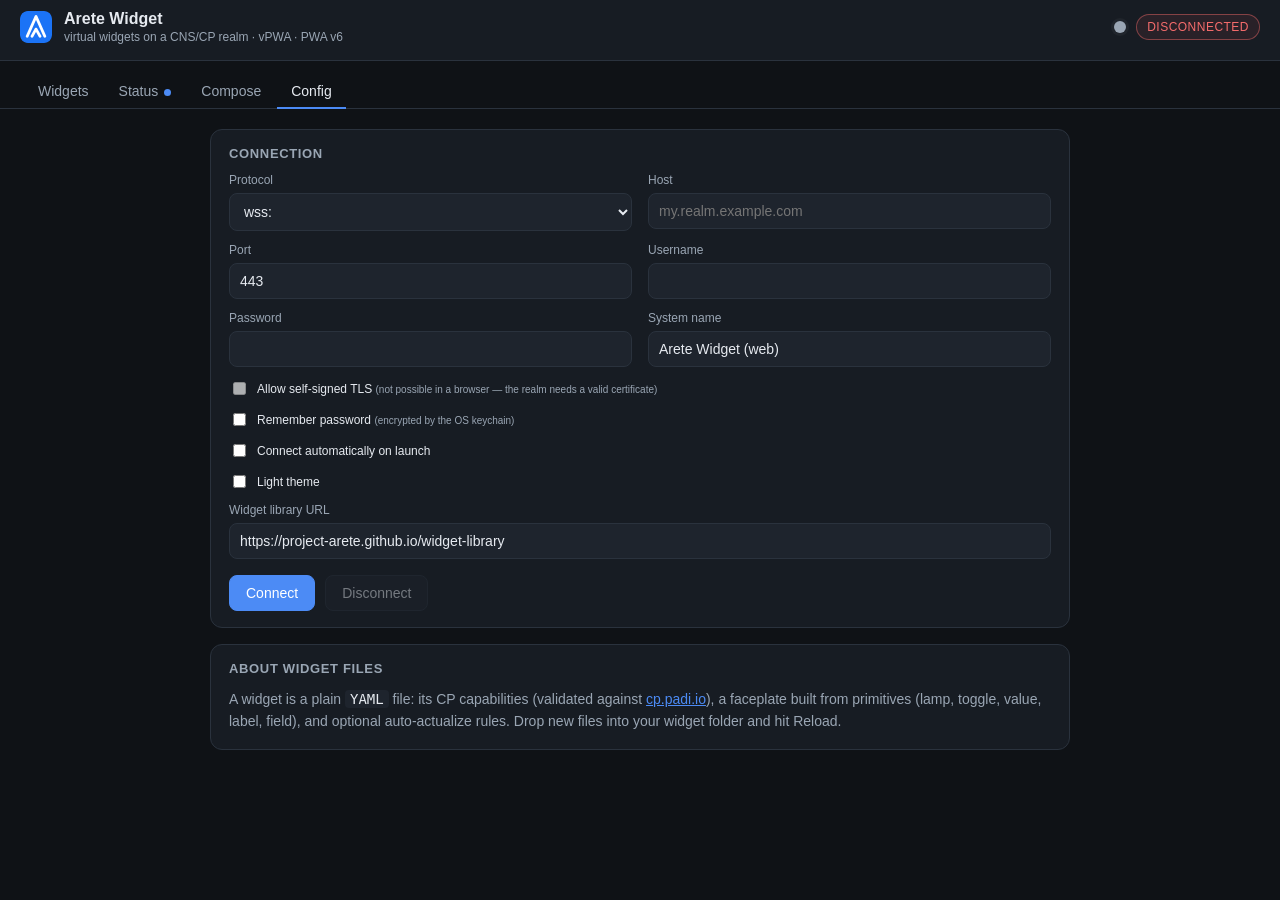
<file: index.html>
<!doctype html>
<html lang="en">
  <head>
    <meta charset="utf-8" />
    <meta name="viewport" content="width=device-width, initial-scale=1.0, viewport-fit=cover" />
    <meta http-equiv="Content-Security-Policy"
          content="default-src 'self'; style-src 'self' 'unsafe-inline'; script-src 'self'; connect-src 'self' ws: wss: https://cp.padi.io https://project-arete.github.io; img-src 'self' https: data:; manifest-src 'self'; frame-src 'self';" />
    <meta name="theme-color" content="#0e1726" />
    <link rel="manifest" href="manifest.webmanifest" />
    <link rel="icon" href="icon-192.png" />
    <link rel="apple-touch-icon" href="icon-192.png" />
    <meta name="apple-mobile-web-app-capable" content="yes" />
    <meta name="apple-mobile-web-app-status-bar-style" content="black-translucent" />
    <title>Arete Widget</title>
    <link rel="stylesheet" href="styles.css" />
    <link rel="stylesheet" href="widget.css" />
    <link rel="stylesheet" href="wpwa.css" />
    <link rel="stylesheet" href="compose.css" />
  </head>
  <body>
    <header class="topbar">
      <div class="brand">
        <img class="logo" src="logo.png" alt="Arete" />
        <div>
          <h1>Arete Widget</h1>
          <p class="subtitle">virtual widgets on a CNS/CP realm · <span id="appVersion" title="release version (from package.json)"></span><span id="uiVersion" title="internal UI build stamp"> · PWA v6</span></p>
        </div>
      </div>
      <div class="realm-ind" id="realmInd" hidden>
        <span class="realm-lbl">realm</span>
        <span class="realm-host" id="realmHost"></span>
      </div>
      <div class="state-right">
        <span class="dot" id="statusDot" data-state="disconnected"></span>
        <div class="state-pill" id="statePill">disconnected</div>
      </div>
    </header>

    <nav class="tabs" role="tablist" aria-label="Sections">
      <button class="tab active" id="tab-widgets" data-panel="panel-widgets"
              role="tab" aria-selected="true" aria-controls="panel-widgets">Widgets</button>
      <button class="tab" id="tab-status" data-panel="panel-status"
              role="tab" aria-selected="false" aria-controls="panel-status">
        Status<span class="tab-badge" id="statusBadge" hidden></span>
      </button>
      <button class="tab" id="tab-compose" data-panel="panel-compose"
              role="tab" aria-selected="false" aria-controls="panel-compose">Compose</button>
      <button class="tab" id="tab-config" data-panel="panel-config"
              role="tab" aria-selected="false" aria-controls="panel-config">Config</button>
    </nav>

    <main>
      <!-- =========================== WIDGETS =========================== -->
      <div class="panel active" id="panel-widgets" role="tabpanel" aria-labelledby="tab-widgets">
        <section class="card" id="instancesCard">
          <div class="card-head">
            <h2>Your widgets</h2>
            <span class="card-tools">
              <span class="muted-note" id="systemNameNote"></span>
              <span class="removeall" id="removeAllWrap"></span>
            </span>
          </div>
          <div id="tileGrid" class="tile-grid"></div>
        </section>
      </div>

      <!-- =========================== COMPOSE =========================== -->
      <div class="panel" id="panel-compose" role="tabpanel" aria-labelledby="tab-compose" hidden>
        <div class="compose-bar card">
          <label class="cmp-draftsel">Draft
            <select id="cmpDraftSel"></select>
          </label>
          <span class="cmp-bar-btns">
            <button type="button" id="cmpNew" class="ghost">New</button>
            <button type="button" id="cmpDup" class="ghost" title="Duplicate this draft">Duplicate</button>
            <button type="button" id="cmpOpenDef" class="ghost" title="Open an existing widget definition on the canvas">Open widget…</button>
            <button type="button" id="cmpDelete" class="ghost danger" title="Delete this draft (local drafts only — saved widgets are untouched)">Delete</button>
          </span>
          <span class="cmp-bar-right">
            <span id="cmpStatus" class="cmp-status">—</span>
            <button type="button" id="cmpExport" class="ghost" title="Download the canonical YAML">Export .yaml</button>
            <button type="button" id="cmpSave" class="primary" title="Save as a local widget (appears in the Add dialog)">Save as widget</button>
          </span>
        </div>

        <div class="compose-grid">
          <!-- left rail: palette + view stack -->
          <section class="card cmp-col" id="cmpLeft">
            <h2>Faceplate</h2>
            <div class="cmp-palette" id="cmpPalette"></div>
            <div class="cmp-viewlist" id="cmpViewList"></div>
          </section>

          <!-- center: live preview -->
          <section class="card cmp-col" id="cmpCenter">
            <div class="card-head">
              <h2>Preview</h2>
              <span class="muted-note" id="cmpPreviewNote">rendered by the real faceplate renderer · mock state</span>
            </div>
            <div class="cmp-previewwrap"><iframe id="cmpPreview" title="Widget preview"></iframe></div>
            <div class="cmp-errors" id="cmpErrors" hidden></div>
            <details class="cmp-yaml"><summary>YAML</summary>
              <textarea id="cmpYaml" spellcheck="false"></textarea>
              <div class="cmp-yaml-btns">
                <button type="button" id="cmpYamlApply" class="ghost">Apply YAML edits</button>
                <span class="muted-note">the canvas and this YAML are the same document</span>
              </div>
            </details>
          </section>

          <!-- right rail: identity / capabilities / inspector / rules / mock -->
          <section class="card cmp-col" id="cmpRight">
            <details open><summary>Identity</summary>
              <div class="cmp-form" id="cmpIdentity"></div>
            </details>
            <details open><summary>Capabilities <span class="muted-note">(CPs from cp.padi.io)</span></summary>
              <div id="cmpCaps"></div>
            </details>
            <details open><summary>Selected element</summary>
              <div id="cmpInspector" class="cmp-form"><p class="muted-note">Select an element in the Faceplate list.</p></div>
            </details>
            <details><summary>Behavior <span class="muted-note" id="cmpRulesNote"></span></summary>
              <div id="cmpRules"></div>
            </details>
            <details><summary>Mock state</summary>
              <div id="cmpMock" class="cmp-form"></div>
            </details>
          </section>
        </div>
      </div>


      <!-- =========================== STATUS =========================== -->
      <div class="panel" id="panel-status" role="tabpanel" aria-labelledby="tab-status" hidden>
        <section class="card">
          <h2>Status</h2>
          <dl class="status-grid">
            <dt>State</dt><dd id="s-state">—</dd>
            <dt>Channel open</dt><dd id="s-open">—</dd>
            <dt>CNS version</dt><dd id="s-version">—</dd>
            <dt>System ID</dt><dd id="s-system" class="mono">—</dd>
            <dt>Widgets attached</dt><dd id="s-attached">—</dd>
            <dt>Last error</dt><dd id="s-error">—</dd>
          </dl>
        </section>

        <section class="card">
          <div class="card-head">
            <h2>Event log</h2>
            <button type="button" id="clearLogBtn" class="ghost">Clear</button>
          </div>
          <div id="log" class="log" role="log" aria-live="polite"></div>
        </section>
      </div>

      <!-- =========================== CONFIG =========================== -->
      <div class="panel" id="panel-config" role="tabpanel" aria-labelledby="tab-config" hidden>
        <section class="card">
          <h2>Connection</h2>
          <form id="connectForm" class="grid">
            <label>Protocol
              <select id="protocol">
                <option value="wss:">wss:</option>
                <option value="ws:">ws:</option>
              </select>
            </label>
            <label>Host
              <input id="host" type="text" placeholder="my.realm.example.com" autocomplete="off" />
            </label>
            <label>Port
              <input id="port" type="number" value="443" min="1" max="65535" />
            </label>
            <label>Username
              <input id="username" type="text" autocomplete="off" />
            </label>
            <label>Password
              <input id="password" type="password" autocomplete="off" />
            </label>
            <label>System name
              <input id="systemName" type="text" placeholder="Arete Widget" autocomplete="off" />
            </label>
            <label class="checkbox">
              <input id="allowSelfSigned" type="checkbox" disabled />
              <span>Allow self-signed TLS <small>(not possible in a browser — the realm needs a valid certificate)</small></span>
            </label>
            <label class="checkbox">
              <input id="rememberPassword" type="checkbox" />
              <span>Remember password <small id="rememberNote">(encrypted by the OS keychain)</small></span>
            </label>
            <label class="checkbox">
              <input id="autoConnect" type="checkbox" />
              <span>Connect automatically on launch</span>
            </label>
            <label class="checkbox">
              <input id="themeLight" type="checkbox" />
              <span>Light theme</span>
            </label>
            <label style="grid-column: 1 / -1">Widget library URL
              <input id="libraryUrl" type="text" autocomplete="off"
                     placeholder="https://project-arete.github.io/widget-library" />
            </label>

            <div class="actions">
              <button type="submit" id="connectBtn" class="primary">Connect</button>
              <button type="button" id="disconnectBtn" disabled>Disconnect</button>
            </div>
          </form>
        </section>

        <section class="card note">
          <h2>About widget files</h2>
          <p>
            A widget is a plain <code>YAML</code> file: its CP capabilities (validated against
            <a href="#" id="cpLink" data-url="https://cp.padi.io/profiles/padi.light">cp.padi.io</a>),
            a faceplate built from primitives (lamp, toggle, value, label, field), and optional
            auto-actualize rules. Drop new files into your widget folder and hit Reload.
          </p>
        </section>
      </div>
    </main>

    <!-- ====================== ADD / EDIT WIDGET DIALOG ====================== -->
    <div class="overlay" id="dlgOverlay" hidden>
      <div class="dialog" role="dialog" aria-modal="true" aria-labelledby="dlgTitle">
        <div class="dlg-head">
          <h2 id="dlgTitle">Add a widget</h2>
          <button type="button" class="ghost dlg-close" id="dlgClose" aria-label="Close">✕</button>
        </div>
        <div id="dlgBody" class="dlg-body"></div>
        <div class="dlg-foot" id="dlgFoot">
          <button type="button" id="reloadDefsBtn" class="ghost" title="Rescan the widget folders and refresh the online library">Reload library</button>
          <p class="muted-note" id="userDirNote"></p>
        </div>
      </div>
    </div>

    <script type="module" src="browser-widget-bridge.js"></script>
    <script type="module" src="app.js"></script>
    <script type="module" src="compose.js"></script>
  </body>
</html>
</file>
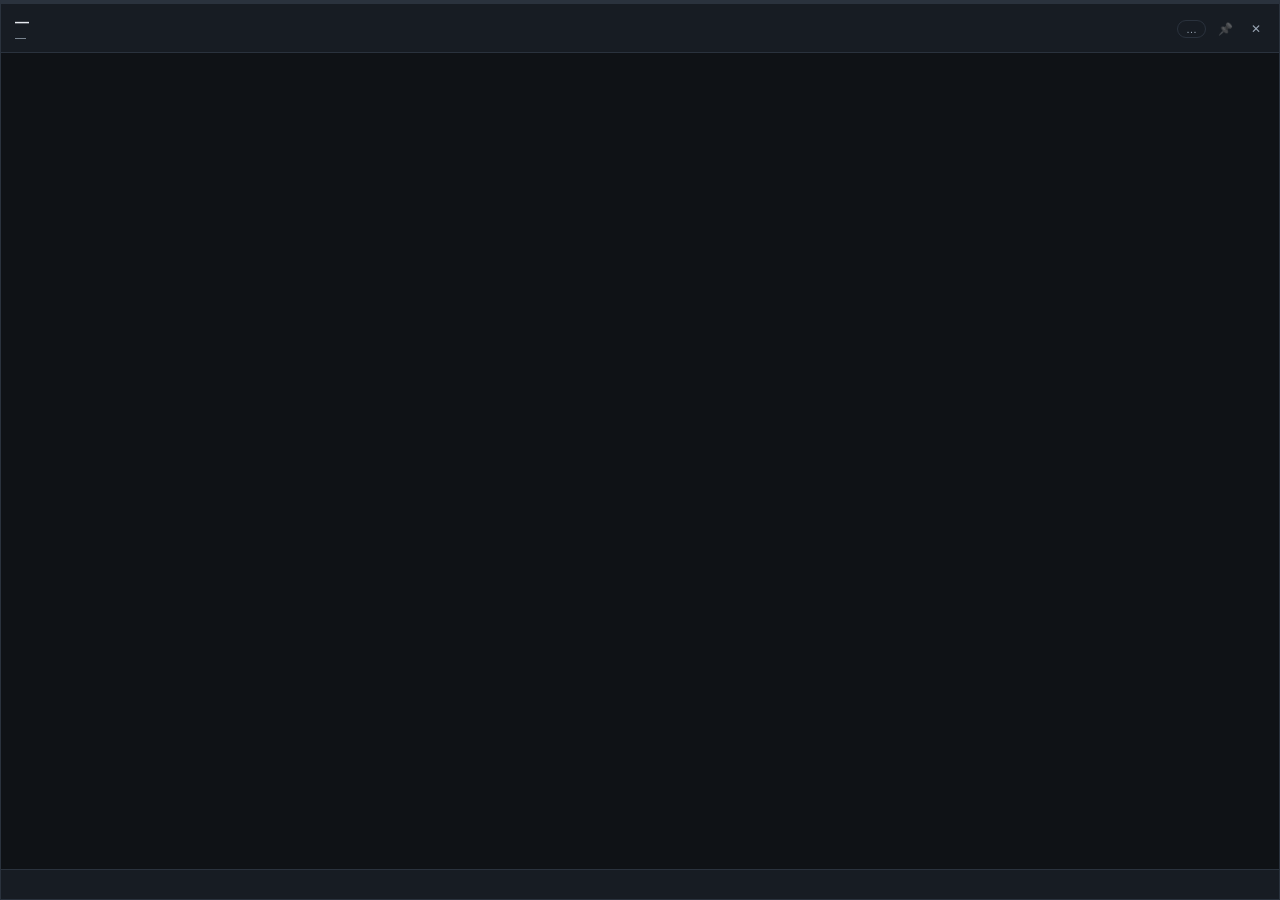
<file: faceplate.html>
<!doctype html>
<html lang="en">
  <head>
    <meta charset="utf-8" />
    <meta http-equiv="Content-Security-Policy"
          content="default-src 'self'; style-src 'self' 'unsafe-inline'; script-src 'self'; img-src https: data:;" />
    <title>Widget</title>
    <link rel="stylesheet" href="faceplate.css" />
  </head>
  <body>
    <header class="fp-head">
      <div class="fp-id">
        <span class="fp-icon" id="fpIcon" hidden></span>
        <div>
          <h1 id="fpName">—</h1>
          <p id="fpKind">—</p>
        </div>
      </div>
      <div class="fp-controls">
        <span class="chip off" id="fpChip">…</span>
        <button type="button" class="fp-btn" id="fpPin" title="Keep this faceplate on top">📌</button>
        <button type="button" class="fp-btn" id="fpClose" title="Close (the widget keeps running)">✕</button>
      </div>
    </header>
    <nav class="fp-strip" id="fpStrip" hidden></nav>
    <main id="fpBody"></main>
    <footer class="fp-foot" id="fpFoot">
      <span id="fpPeers" class="fp-peers"></span>
      <span id="fpAuto" class="fp-auto" hidden><span class="chip auto">auto</span></span>
    </footer>
    <script src="faceplate-bridge.js"></script>
    <script src="faceplate.js"></script>
  </body>
</html>
</file>
<file: styles.css>
:root {
  --bg: #0f1216;
  --panel: #171c23;
  --panel-2: #1e242d;
  --border: #2a323d;
  --text: #e6eaf0;
  --muted: #9aa6b4;
  --accent: #4c8bf5;
  --accent-hover: #3f7ae0;
  --green: #3ecf8e;
  --amber: #f5b34c;
  --red: #f56c6c;
  --mono: ui-monospace, SFMono-Regular, Menlo, Consolas, monospace;
}

/* Light theme: swap the neutral roles; accents adjust for the light surface. */
body.light {
  --bg: #f3f4f6;
  --panel: #ffffff;
  --panel-2: #eceff3;
  --border: #d7dce3;
  --text: #1b2430;
  --muted: #5a6675;
  --accent: #2a78d6;
  --accent-hover: #1c5cab;
  --green: #0ca30c;
  --amber: #c98500;
  --red: #d03b3b;
}
body.light .log { background: #f6f7f9; }
body.light .log .info { color: var(--text); }
body.light .state-pill { background: var(--panel-2); }
body.light .dot { box-shadow: 0 0 0 3px rgba(0,0,0,0.05); }

* { box-sizing: border-box; }

html, body { height: 100%; }
body {
  margin: 0;
  font-family: -apple-system, BlinkMacSystemFont, "Segoe UI", Roboto, sans-serif;
  background: var(--bg);
  color: var(--text);
  font-size: 14px;
  /* fixed header + tab bar; each tab's content scrolls inside <main> */
  display: flex;
  flex-direction: column;
  overflow: hidden;
}

.topbar {
  position: relative;
  display: flex;
  align-items: center;
  justify-content: space-between;
  padding: 16px 20px;
  border-bottom: 1px solid var(--border);
  background: var(--panel);
  flex: none;
}
.brand { display: flex; align-items: center; gap: 12px; }
img.logo { width: 32px; height: 32px; border-radius: 8px; display: block; }

/* centered realm indicator */
.realm-ind {
  position: absolute; left: 50%; transform: translateX(-50%);
  display: flex; align-items: baseline; gap: 8px; max-width: 38%;
}
.realm-lbl { font-size: 10px; color: #6b7684; text-transform: uppercase; letter-spacing: .07em; }
.realm-host { font-size: 14px; font-weight: 600; white-space: nowrap; overflow: hidden; text-overflow: ellipsis; }

.state-right { display: flex; align-items: center; gap: 10px; }

/* status pill goes green/red with state */
.state-pill.ok  { color: var(--green); border-color: rgba(62,207,142,.45); background: rgba(62,207,142,.08); }
.state-pill.bad { color: var(--red);   border-color: rgba(245,108,108,.45); background: rgba(245,108,108,.08); }
.state-pill.mid { color: var(--amber); border-color: rgba(245,179,76,.45);  background: rgba(245,179,76,.08); }
.brand h1 { font-size: 16px; margin: 0; }
.subtitle { margin: 2px 0 0; color: var(--muted); font-size: 12px; }

.dot { width: 12px; height: 12px; border-radius: 50%; background: var(--muted); box-shadow: 0 0 0 3px rgba(255,255,255,0.04); }
.dot[data-state="connected"] { background: var(--green); }
.dot[data-state="connecting"] { background: var(--amber); }
.dot[data-state="error"] { background: var(--red); }
.dot[data-state="disconnected"] { background: var(--muted); }

.state-pill {
  font-size: 12px; text-transform: uppercase; letter-spacing: 0.04em;
  padding: 5px 10px; border-radius: 999px; border: 1px solid var(--border);
  color: var(--muted); background: var(--panel-2);
}

.tabs {
  display: flex;
  gap: 2px;
  width: 100%;
  padding: 14px 24px 0;
  border-bottom: 1px solid var(--border);
  flex: none;
  background: var(--bg);
}
.tab {
  background: transparent;
  border: none;
  border-bottom: 2px solid transparent;
  border-radius: 0;
  color: var(--muted);
  padding: 8px 14px;
  margin-bottom: -1px;
  font-size: 14px;
  cursor: pointer;
}
.tab:hover:not(.active) { color: var(--text); border-bottom-color: var(--border); }
.tab.active { color: var(--text); border-bottom-color: var(--accent); }
.tab-badge {
  display: inline-block;
  width: 7px;
  height: 7px;
  margin-left: 6px;
  border-radius: 50%;
  background: var(--accent);
  vertical-align: middle;
}
.tab-badge[hidden] { display: none; }

main { flex: 1 1 0; width: 100%; overflow-y: auto; padding: 20px 24px; }
.panel { display: flex; flex-direction: column; gap: 16px; width: 100%; }
.panel[hidden] { display: none; }
/* Config is a form — keep it a comfortable width, centered. Data views go full-bleed. */
#panel-config { max-width: 860px; margin: 0 auto; }

.card { background: var(--panel); border: 1px solid var(--border); border-radius: 12px; padding: 16px 18px; }
.card h2 { font-size: 13px; text-transform: uppercase; letter-spacing: 0.05em; color: var(--muted); margin: 0 0 12px; }
.card-head { display: flex; justify-content: space-between; align-items: center; margin-bottom: 12px; }
.card-head h2 { margin: 0; }

.grid { display: grid; grid-template-columns: 1fr 1fr; gap: 12px 16px; }
label { display: flex; flex-direction: column; gap: 6px; font-size: 12px; color: var(--muted); }
input, select {
  background: var(--panel-2); border: 1px solid var(--border); color: var(--text);
  border-radius: 8px; padding: 9px 10px; font-size: 14px; outline: none;
}
input:focus, select:focus { border-color: var(--accent); }

.checkbox { flex-direction: row; align-items: center; gap: 8px; grid-column: 1 / -1; color: var(--text); }
.checkbox input { width: auto; }
.checkbox small { color: var(--muted); }

.actions { grid-column: 1 / -1; display: flex; gap: 10px; margin-top: 4px; flex-wrap: wrap; }
button {
  background: var(--panel-2); color: var(--text); border: 1px solid var(--border);
  border-radius: 8px; padding: 9px 16px; font-size: 14px; cursor: pointer;
}
button:hover:not(:disabled) { border-color: var(--accent); }
button:disabled { opacity: 0.45; cursor: not-allowed; }
button.primary { background: var(--accent); border-color: var(--accent); color: white; }
button.primary:hover:not(:disabled) { background: var(--accent-hover); }
button.ghost { background: transparent; border-color: transparent; color: var(--muted); padding: 4px 8px; }

.status-grid { display: grid; grid-template-columns: 140px 1fr; gap: 8px 12px; margin: 0; }
.status-grid dt { color: var(--muted); font-size: 12px; }
.status-grid dd { margin: 0; }
.mono { font-family: var(--mono); font-size: 12px; word-break: break-all; }

.log {
  font-family: var(--mono); font-size: 12px; line-height: 1.55;
  background: #0b0e12; border: 1px solid var(--border); border-radius: 8px;
  padding: 10px 12px; height: 200px; overflow-y: auto; white-space: pre-wrap;
}
.log .l { display: block; }
.log .t { color: var(--muted); }
.log .info { color: var(--text); }
.log .warn { color: var(--amber); }
.log .error { color: var(--red); }

.note p { color: var(--muted); line-height: 1.6; margin: 0; }
.note code { font-family: var(--mono); background: var(--panel-2); padding: 1px 5px; border-radius: 4px; color: var(--text); }
a { color: var(--accent); }

body.light .state-pill.ok  { color: #0ca30c; border-color: rgba(12,163,12,.45); background: rgba(12,163,12,.07); }
body.light .state-pill.bad { color: #d03b3b; border-color: rgba(208,59,59,.45); background: rgba(208,59,59,.07); }
body.light .state-pill.mid { color: #c98500; border-color: rgba(201,133,0,.45); background: rgba(201,133,0,.07); }
body.light .realm-lbl { color: #8b95a3; }
</file>
<file: widget.css>
/* widget.css — Arete Widget additions on top of the shared styles.css theme. */

/* The hidden attribute must ALWAYS win, even over `label { display: flex }`
   and friends — otherwise mode-toggled form rows (add-widget New/Join) render
   despite being hidden. */
[hidden] { display: none !important; }

.card-head { display: flex; align-items: center; justify-content: space-between; gap: 12px; }
.muted-note { color: var(--muted); font-size: 12px; }
.empty { color: var(--muted); font-style: italic; margin: 8px 0 2px; }
.dim { color: var(--muted); }

/* ---- chips ---- */
.chip {
  display: inline-block; font-size: 11px; padding: 2px 8px; border-radius: 999px;
  border: 1px solid var(--border); vertical-align: 1px;
}
.chip.ok   { color: var(--green); border-color: rgba(62,207,142,.4); background: rgba(62,207,142,.08); }
.chip.wait { color: var(--amber); border-color: rgba(245,179,76,.4); background: rgba(245,179,76,.08); }
.chip.off  { color: var(--muted); }
.chip.bad  { color: var(--red); border-color: rgba(245,108,108,.4); background: rgba(245,108,108,.08); }
.chip.auto { color: var(--accent); border-color: rgba(76,139,245,.4); background: rgba(76,139,245,.08); }
.chip.src.library { color: var(--accent); border-color: rgba(76,139,245,.35); }
.chip.src.local   { color: var(--green); border-color: rgba(62,207,142,.35); }
.chip.src.bundled { color: var(--muted); }

.cap-chip {
  display: inline-block; font-size: 11px; padding: 2px 8px; border-radius: 6px;
  border: 1px solid var(--border); background: var(--panel-2); color: var(--muted);
  font-family: var(--mono);
}
.cap-chip.provider { border-left: 3px solid var(--accent); }
.cap-chip.consumer { border-left: 3px solid #9b6ef5; }

/* ---- shared bits (picker rows + dialog) ---- */
.def-title { font-weight: 600; }
.def-desc { color: var(--muted); font-size: 12.5px; margin: 3px 0 7px; max-width: 60ch; }
.def-caps { display: flex; gap: 6px; flex-wrap: wrap; }
.def-error { color: var(--red); font-size: 12px; margin-top: 8px; }
.kv { font-family: var(--mono); font-size: 11.5px; color: var(--muted); }
.kv .k { color: var(--text); }
.kv .v { color: var(--green); }
button.danger { color: var(--red); }

/* ---- the home-page tile grid ---- */
.tile-grid {
  display: grid; grid-template-columns: repeat(auto-fill, minmax(210px, 1fr));
  gap: 12px; margin-top: 4px;
}
.tile {
  position: relative; text-align: left; cursor: pointer;
  border: 1px solid var(--border); border-radius: 12px; padding: 12px 14px 14px;
  background: var(--panel-2); color: var(--text);
  display: flex; flex-direction: column; gap: 4px; min-height: 128px;
  transition: border-color .12s, transform .12s;
  border-top: 3px solid var(--tile-accent, var(--border));
}
.tile:hover { border-color: var(--tile-accent, var(--accent)); transform: translateY(-1px); }
/* While its menu is open, the tile must sit above its neighbours (so the
   popover paints over adjacent tiles) and hold still (no hover lift). */
.tile.menu-open { z-index: 20; transform: none; border-color: var(--tile-accent, var(--accent)); }
.tile-top { display: flex; align-items: flex-start; justify-content: space-between; position: relative; }
.tile-icon { font-size: 26px; line-height: 1.2; }
.tile-more {
  padding: 0 8px; font-size: 16px; line-height: 1.4; border-radius: 6px;
  opacity: 0; transition: opacity .12s;
}
.tile:hover .tile-more, .tile-more:focus, .tile-menu { opacity: 1; }
.tile-name { font-weight: 600; font-size: 14px; margin-top: 2px; }
.tile-sub { color: var(--muted); font-size: 11.5px; }
.tile-chip { margin-top: 4px; }
.tile-state { margin-top: 4px; display: flex; gap: 8px; flex-wrap: wrap; }
.tile-peers { color: var(--muted); font-size: 11.5px; margin-top: 2px; }
.tile-menu {
  position: absolute; top: 28px; right: 0; z-index: 21; width: max-content; min-width: 150px;
  background: var(--panel); border: 1px solid var(--border); border-radius: 10px;
  box-shadow: 0 10px 30px rgba(0,0,0,.5); padding: 5px;
  display: flex; flex-direction: column; gap: 2px;
}
.tile-menu button {
  background: none; border: 1px solid transparent; text-align: left; padding: 8px 12px;
  border-radius: 7px; color: var(--text); font-size: 12.5px; cursor: pointer; width: 100%;
}
.tile-menu button:hover { background: var(--panel-2); border-color: var(--border); }
.tile-menu button.danger:hover { border-color: rgba(245,108,108,.4); }
/* remove-confirm view */
.tile-menu.confirm { padding: 10px 12px 8px; gap: 6px; min-width: 210px; }
.tile-menu .menu-q { font-weight: 600; font-size: 12.5px; }
.tile-menu .menu-note { color: var(--muted); font-size: 11px; line-height: 1.45; }
.tile-menu .menu-row { display: flex; gap: 6px; justify-content: flex-end; margin-top: 2px; }
.tile-menu .menu-row button { width: auto; text-align: center; padding: 6px 12px; }
.tile-menu .menu-row button.danger { color: white; background: var(--red); border-color: var(--red); }
.tile-menu .menu-row button.danger:hover { background: #e05555; }
/* ---- remove-all (card header) ---- */
.card-tools { display: flex; align-items: center; gap: 12px; }
.removeall { position: relative; display: inline-flex; }
.removeall > button.danger {
  background: none; border: 1px solid transparent; padding: 4px 10px;
  border-radius: 7px; font-size: 12.5px; cursor: pointer;
}
.removeall > button.danger:hover { background: var(--panel-2); border-color: rgba(245,108,108,.4); }
.removeall .tile-menu { top: calc(100% + 6px); }

.tile.plus {
  align-items: center; justify-content: center; gap: 2px;
  border-style: dashed; border-top-width: 1px; background: none; color: var(--muted);
}
.tile.plus:hover { color: var(--accent); border-color: var(--accent); }
.plus-sign { font-size: 40px; line-height: 1; font-weight: 300; }
.plus-label { font-size: 12.5px; }

/* ---- the add / edit dialog ---- */
.overlay {
  position: fixed; inset: 0; z-index: 50; background: rgba(0,0,0,.45);
  display: flex; align-items: flex-start; justify-content: center; padding: 48px 16px;
}
.dialog {
  width: min(560px, 100%); max-height: calc(100vh - 96px); overflow: auto;
  background: var(--panel); border: 1px solid var(--border); border-radius: 14px;
  box-shadow: 0 16px 48px rgba(0,0,0,.5); padding: 16px 18px 14px;
  display: flex; flex-direction: column; gap: 12px;
}
.dlg-head { display: flex; align-items: center; justify-content: space-between; }
.dlg-head h2 { margin: 0; font-size: 16px; }
.dlg-close { font-size: 13px; padding: 4px 9px; }
.dlg-body { display: flex; flex-direction: column; gap: 10px; }
.dlg-body label { display: flex; flex-direction: column; gap: 4px; font-size: 12.5px; color: var(--muted); }
.dlg-body label.checkbox { flex-direction: row; align-items: center; color: var(--text); }
.dlg-body input[type="text"], .dlg-body input[type="search"], .dlg-body select {
  background: var(--bg); color: var(--text); border: 1px solid var(--border);
  border-radius: 6px; padding: 7px 9px; font-size: 13px;
}
.dlg-foot {
  display: flex; align-items: center; gap: 10px;
  border-top: 1px dashed var(--border); padding-top: 10px;
}
.dlg-foot .muted-note { margin: 0; }
.pick-list { display: flex; flex-direction: column; gap: 8px; max-height: 46vh; overflow: auto; }
.pick-row {
  display: flex; gap: 12px; align-items: flex-start; cursor: pointer;
  border: 1px solid var(--border); border-radius: 10px; padding: 10px 12px;
  background: var(--panel-2);
}
.pick-row:hover { border-color: var(--accent); }
.pick-row.invalid { opacity: .65; cursor: default; }
.pick-row.invalid:hover { border-color: var(--border); }
.pick-icon { font-size: 22px; line-height: 1.3; flex: none; }
.pick-main { min-width: 0; }
.dlg-chosen {
  display: flex; gap: 12px; align-items: center;
  border: 1px solid var(--border); border-radius: 10px; padding: 10px 12px;
  background: var(--panel-2);
}
.dlg-chosen .pick-main { flex: 1; }
.ctx-choice { display: flex; gap: 18px; flex-wrap: wrap; }
.ctx-info {
  font-size: 12px; color: var(--muted); line-height: 1.5;
  border-left: 2px solid var(--border); padding: 2px 0 2px 10px;
}
.ctx-info .mono { font-family: var(--mono); font-size: 11px; color: var(--text); word-break: break-all; }
.ctx-info strong { color: var(--text); }
.field-missing { outline: 2px solid var(--red); outline-offset: -1px; }
</file>
<file: wpwa.css>
/* wpwa.css — PWA-only overlay for the Widget app: faceplate overlays +
   phone-friendly sizing. Desktop styles.css/widget.css are untouched copies. */

/* ---- faceplates as overlays (instead of Electron windows) ---- */
.fp-overlay {
  position: fixed; inset: 0; z-index: 100;
  background: rgba(5, 9, 16, .62);
  display: flex; align-items: center; justify-content: center;
  padding: 18px;
}
.fp-frame {
  border: 1px solid rgba(255, 255, 255, .12); border-radius: 14px;
  width: min(560px, 100%); height: min(680px, 100%);
  background: #10151d;
  box-shadow: 0 24px 80px rgba(0, 0, 0, .6);
}
.fp-overlay.fp-focus .fp-frame { outline: 2px solid #4f8cff; }

@media (max-width: 640px) {
  .fp-overlay { padding: 0; align-items: stretch; }
  .fp-frame { width: 100%; height: 100%; border-radius: 0; border: none; }
}

/* ---- phone sizing (lessons from the Monitor PWA) ---- */
@media (max-width: 760px) {
  body { font-size: 16px; }
  .topbar { flex-wrap: wrap; gap: 8px 12px; padding: 10px 14px; }
  .topbar h1 { font-size: 18px; }
  .subtitle { font-size: 13px; }
  .realm-ind { position: static; transform: none; order: 3; width: 100%; max-width: 100%; justify-content: flex-start; }
  .state-pill { font-size: 13px; }

  .tabs { flex-wrap: wrap; overflow-x: visible; white-space: normal; padding: 8px 10px 6px; gap: 4px; }
  .tab { flex: 1 1 30%; text-align: center; padding: 10px 4px; border-radius: 8px; min-height: 42px; }

  main { padding: 12px; overflow-x: hidden; }
  .card { padding: 14px; }
  .card h2 { font-size: 15px; }
  form.grid, .grid { grid-template-columns: 1fr !important; }
  label { font-size: 14px; }
  input, select { min-height: 40px; font-size: 16px; }
  button { min-height: 42px; }

  .tile-grid { grid-template-columns: 1fr 1fr; gap: 10px; }
  .tile-name { font-size: 15px; }
  .tile-sub { font-size: 12.5px; }
  .tile-state .kv, .tile-peers { font-size: 12.5px; }
  .muted-note { font-size: 13px; }
  .log { font-size: 13px; }
}
@media (max-width: 430px) {
  .tile-grid { grid-template-columns: 1fr; }
}

@supports (padding: env(safe-area-inset-top)) {
  .topbar { padding-top: calc(10px + env(safe-area-inset-top)); }
  main { padding-bottom: calc(12px + env(safe-area-inset-bottom)); }
}
</file>
<file: compose.css>
/* compose.css — the Compose tab (widget Composer, Phase 1).
   Reuses the app's design tokens (styles.css vars) so dark/light theming
   follows the existing body.light mechanism with no extra work. */

.compose-bar {
  display: flex;
  align-items: center;
  gap: 12px;
  flex-wrap: wrap;
  margin-bottom: 14px;
}
.cmp-draftsel { flex-direction: row !important; align-items: center; gap: 8px !important; }
.cmp-draftsel select { min-width: 180px; }
.cmp-bar-btns { display: flex; gap: 4px; }
.cmp-bar-right { margin-left: auto; display: flex; align-items: center; gap: 10px; }
.cmp-status { font-size: 12px; color: var(--muted); }
.cmp-status.ok { color: #4cc36a; }
.cmp-status.bad { color: #e2635a; }
button.danger { color: #e2635a; }

.compose-grid {
  display: grid;
  grid-template-columns: minmax(210px, 0.9fr) minmax(300px, 1.35fr) minmax(250px, 1fr);
  gap: 14px;
  align-items: start;
}
@media (max-width: 980px) {
  .compose-grid { grid-template-columns: 1fr; }
}
.cmp-col { min-width: 0; }

/* palette */
.cmp-palette { display: flex; flex-wrap: wrap; gap: 6px; margin-bottom: 12px; }
.cmp-palette button {
  font-size: 12px;
  padding: 4px 9px;
  border-radius: 999px;
  border: 1px solid var(--border);
  background: var(--panel-2);
  color: var(--text);
}
.cmp-palette button:hover { border-color: var(--accent); }

/* view stack */
.cmp-viewlist { display: flex; flex-direction: column; gap: 4px; }
.cmp-vrow {
  display: flex;
  align-items: center;
  gap: 8px;
  padding: 6px 8px;
  border: 1px solid var(--border);
  border-radius: 8px;
  background: var(--panel-2);
  cursor: pointer;
  font-size: 13px;
}
.cmp-vrow.sel { border-color: var(--accent); box-shadow: 0 0 0 1px var(--accent) inset; }
.cmp-vrow.dragover { border-style: dashed; border-color: var(--accent); }
.cmp-vrow .t { font-weight: 600; }
.cmp-vrow .b { color: var(--muted); overflow: hidden; text-overflow: ellipsis; white-space: nowrap; flex: 1; }
.cmp-vrow .grip { cursor: grab; color: var(--muted); }
.cmp-vrow .rowbtns { display: flex; gap: 2px; }
.cmp-vrow .rowbtns button { padding: 0 5px; font-size: 12px; line-height: 20px; }
.cmp-vrow.is-split { border-style: dashed; color: var(--muted); justify-content: center; }

/* preview */
.cmp-previewwrap {
  border: 1px solid var(--border);
  border-radius: 10px;
  overflow: hidden;
  background: var(--bg);
}
#cmpPreview { display: block; width: 100%; height: 360px; border: 0; background: transparent; }
.cmp-errors {
  margin-top: 10px;
  padding: 10px 12px;
  border: 1px solid #e2635a55;
  border-radius: 8px;
  color: #e2635a;
  font-size: 12px;
  white-space: pre-wrap;
}
.cmp-yaml { margin-top: 12px; }
.cmp-yaml summary { cursor: pointer; color: var(--muted); font-size: 12px; text-transform: uppercase; letter-spacing: 0.05em; }
.cmp-yaml textarea {
  width: 100%;
  min-height: 220px;
  margin-top: 8px;
  font-family: ui-monospace, SFMono-Regular, Menlo, monospace;
  font-size: 12px;
  line-height: 1.45;
  background: var(--panel-2);
  color: var(--text);
  border: 1px solid var(--border);
  border-radius: 8px;
  padding: 10px;
  resize: vertical;
  box-sizing: border-box;
}
.cmp-yaml-btns { display: flex; align-items: center; gap: 10px; margin-top: 6px; }

/* right rail */
#cmpRight details { border-top: 1px solid var(--border); padding: 8px 0; }
#cmpRight details:first-child { border-top: 0; padding-top: 0; }
#cmpRight summary {
  cursor: pointer;
  font-size: 12px;
  text-transform: uppercase;
  letter-spacing: 0.05em;
  color: var(--muted);
  margin-bottom: 6px;
}
.cmp-form { display: flex; flex-direction: column; gap: 8px; padding: 6px 0; }
.cmp-form label { font-size: 12px; }
.cmp-form input, .cmp-form select, .cmp-form textarea {
  width: 100%;
  box-sizing: border-box;
}
.cmp-idrow { display: grid; grid-template-columns: 1fr 72px 92px; gap: 8px; }
.cmp-warn { color: #e0a63f; font-size: 12px; }
.cmp-err { color: #e2635a; font-size: 12px; }

/* capabilities */
.cmp-cap {
  border: 1px solid var(--border);
  border-radius: 8px;
  padding: 8px;
  margin-bottom: 6px;
  background: var(--panel-2);
}
.cmp-cap-head { display: flex; gap: 6px; align-items: center; }
.cmp-cap-head input { flex: 1; min-width: 0; }
.cmp-cap-head select { width: 105px; }
.cmp-cap-props { margin: 6px 0 0; font-size: 11.5px; color: var(--muted); line-height: 1.6; }
.cmp-cap-props .pn { color: var(--text); font-family: ui-monospace, Menlo, monospace; }
.cmp-flag {
  display: inline-block;
  padding: 0 5px;
  border-radius: 4px;
  border: 1px solid var(--border);
  font-size: 10px;
  margin-left: 4px;
  vertical-align: 1px;
}
.cmp-flag.w { color: #4cc36a; border-color: #4cc36a66; }
.cmp-cap-status { font-size: 11px; margin-left: 2px; }
.cmp-cap-status.ok { color: #4cc36a; }
.cmp-cap-status.bad { color: #e2635a; }
.cmp-cap-status.wait { color: var(--muted); }

/* rules (read-only sentences in Phase 1) */
.cmp-rule {
  font-size: 12.5px;
  padding: 7px 9px;
  border: 1px solid var(--border);
  border-radius: 8px;
  background: var(--panel-2);
  margin-bottom: 6px;
  line-height: 1.5;
}
.cmp-rule code { font-family: ui-monospace, Menlo, monospace; color: var(--text); }
.cmp-rule .kw { color: var(--accent); }
.cmp-rule-extra { color: #e0a63f; }

/* mock state */
.cmp-mockrow { display: grid; grid-template-columns: minmax(0,1fr) minmax(0,1.2fr); gap: 8px; align-items: center; }
.cmp-mockrow .mn { font-family: ui-monospace, Menlo, monospace; font-size: 12px; color: var(--muted); overflow: hidden; text-overflow: ellipsis; }

/* CP registry picker (Phase 2) */
.cmp-picker {
  border: 1px solid var(--accent);
  border-radius: 8px;
  padding: 8px;
  background: var(--panel-2);
  margin-bottom: 6px;
}
.cmp-pk-head { display: flex; gap: 6px; align-items: center; }
.cmp-pk-head input { flex: 1; min-width: 0; }
.cmp-pk-list { max-height: 300px; overflow-y: auto; margin-top: 8px; }
.cmp-pk-row {
  display: flex;
  gap: 8px;
  align-items: baseline;
  padding: 5px 7px;
  border-radius: 6px;
  cursor: pointer;
  font-size: 12.5px;
}
.cmp-pk-row:hover { background: var(--panel); }
.cmp-pk-row.on { background: var(--panel); box-shadow: 0 0 0 1px var(--accent) inset; }
.cmp-pk-row .pn { font-family: ui-monospace, Menlo, monospace; color: var(--text); }
.cmp-pk-row .pt { color: var(--muted); flex: 1; overflow: hidden; text-overflow: ellipsis; white-space: nowrap; }
.cmp-pk-row .pc { color: var(--muted); font-size: 11px; }
.cmp-pk-prev {
  margin: 2px 4px 8px;
  padding: 8px;
  border: 1px solid var(--border);
  border-radius: 8px;
}
.cmp-pk-add { display: flex; gap: 8px; margin-top: 8px; }
.cmp-pk-add button { font-size: 12px; padding: 4px 10px; }
</file>
<file: faceplate.css>
/* faceplate.css — one virtual widget, standing in lieu of the physical thing.
   Frameless window: the header IS the title bar (drag region), with a
   per-widget accent color (--fp-accent) supplied by the widget definition. */

:root {
  --bg: #0f1216;
  --panel: #171c23;
  --panel-2: #1e242d;
  --border: #2a323d;
  --text: #e6eaf0;
  --muted: #9aa6b4;
  --accent: #4c8bf5;
  --green: #3ecf8e;
  --amber: #f5b34c;
  --red: #f56c6c;
  --mono: ui-monospace, SFMono-Regular, Menlo, Consolas, monospace;
}

/* Light theme: same variable swap as the main window. */
body.light {
  --bg: #f3f4f6;
  --panel: #ffffff;
  --panel-2: #eceff3;
  --border: #d7dce3;
  --text: #1b2430;
  --muted: #5a6675;
  --accent: #2a78d6;
  --green: #0ca30c;
  --amber: #c98500;
  --red: #d03b3b;
}
body.light .lamp {
  background: radial-gradient(circle at 35% 30%, #ffffff, #dfe4ea 70%);
}
body.light .lamp.on {
  background: radial-gradient(circle at 35% 30%, #fff7d6, #f5d34c 55%, #d9a520);
  border-color: #e2b93b;
}

* { box-sizing: border-box; }
[hidden] { display: none !important; } /* hidden must beat any display rule */
html, body { height: 100%; }
body {
  margin: 0;
  font-family: -apple-system, BlinkMacSystemFont, "Segoe UI", Roboto, sans-serif;
  background: var(--bg); color: var(--text); font-size: 14px;
  display: flex; flex-direction: column; overflow: hidden;
  border: 1px solid var(--border); /* frameless window edge */
}

/* ---- header = title bar (drag region) ---- */
.fp-head {
  display: flex; align-items: center; justify-content: space-between; gap: 10px;
  padding: 10px 12px 9px 14px;
  border-bottom: 1px solid var(--border);
  border-top: 3px solid var(--fp-accent, var(--border));
  background: var(--panel);
  flex: none;
  -webkit-app-region: drag; /* drag the window by its header */
  user-select: none;
}
.fp-id { display: flex; align-items: center; gap: 9px; min-width: 0; }
.fp-icon { font-size: 20px; line-height: 1; }
.fp-head h1 { font-size: 14px; margin: 0; white-space: nowrap; overflow: hidden; text-overflow: ellipsis; }
.fp-head p { margin: 1px 0 0; color: var(--muted); font-size: 11px; white-space: nowrap; overflow: hidden; text-overflow: ellipsis; }
.fp-controls { display: flex; align-items: center; gap: 6px; flex: none; -webkit-app-region: no-drag; }
.fp-btn {
  background: transparent; border: none; color: var(--muted); cursor: pointer;
  font-size: 12px; padding: 3px 6px; border-radius: 6px; line-height: 1;
}
.fp-btn:hover { background: var(--panel-2); color: var(--text); }
.fp-btn#fpPin { filter: grayscale(1); opacity: .55; }
.fp-btn#fpPin.on { filter: none; opacity: 1; }

.chip {
  display: inline-block; font-size: 11px; padding: 2px 8px; border-radius: 999px;
  border: 1px solid var(--border); white-space: nowrap;
}
.chip.ok   { color: var(--green); border-color: rgba(62,207,142,.4); background: rgba(62,207,142,.08); }
.chip.wait { color: var(--amber); border-color: rgba(245,179,76,.4); background: rgba(245,179,76,.08); }
.chip.off  { color: var(--muted); }
.chip.auto { color: var(--accent); border-color: rgba(76,139,245,.4); background: rgba(76,139,245,.08); }

/* ---- peer strip (only at 2+ connections) ---- */
.fp-strip {
  flex: none; display: flex; gap: 6px; padding: 7px 12px;
  border-bottom: 1px solid var(--border); background: var(--panel);
  overflow-x: auto;
}
.fp-strip .peer {
  background: var(--panel-2); color: var(--muted); border: 1px solid var(--border);
  border-radius: 999px; padding: 3px 10px; font-size: 11px; cursor: pointer;
  white-space: nowrap;
}
.fp-strip .peer.on {
  color: var(--text); border-color: var(--fp-accent, var(--accent));
  background: color-mix(in srgb, var(--fp-accent, var(--accent)) 16%, transparent);
}

/* ---- mixed (peers disagree in the All view) ---- */
.value.mixed, .labelval.mixed, .opt-badge.mixed, .meter-num.mixed {
  color: var(--amber); font-style: italic;
}
.toggle.mixed { border-style: dashed; border-color: var(--amber); }
.toggle.mixed::after { background: var(--amber); left: 22px; opacity: .6; }
.lamp.mixed {
  border-style: dashed; border-color: var(--amber);
  background: radial-gradient(circle at 35% 30%, #4a4433, #171c23 70%);
  box-shadow: 0 0 14px 2px rgba(245, 179, 76, .2);
}

/* ---- body ---- */
main {
  flex: 1; overflow-y: auto; padding: 16px 14px;
  display: flex; gap: 18px; justify-content: center;
}
.fp-col { display: flex; flex-direction: column; align-items: center; gap: 14px; flex: 1; min-width: 0; }
main.cols .fp-col:first-child { border-right: 1px dashed var(--border); padding-right: 16px; }

.fp-foot {
  flex: none; padding: 7px 12px; border-top: 1px solid var(--border);
  color: var(--muted); font-size: 11px; display: flex; align-items: center;
  justify-content: space-between; gap: 8px; background: var(--panel);
  min-height: 30px;
}
.fp-peers { white-space: nowrap; overflow: hidden; text-overflow: ellipsis; }

.prim { display: flex; flex-direction: column; align-items: center; gap: 5px; width: 100%; }
.prim .caption { color: var(--muted); font-size: 11px; text-transform: lowercase; letter-spacing: .03em; text-align: center; }
.chip-local {
  font-size: 9px; text-transform: uppercase; letter-spacing: .06em;
  color: var(--muted); border: 1px dashed var(--border); border-radius: 999px;
  padding: 1px 7px;
}

/* value-change flash (elements mutate in place; safe timed class) */
.hot { animation: none; }
.value.hot, .labelval.hot, .opt-badge.hot, .meter-num.hot, .step-num.hot {
  color: var(--fp-accent, var(--accent));
  text-shadow: 0 0 14px currentColor;
  transition: color .15s ease;
}

/* ---- lamp ---- */
.lamp {
  width: 84px; height: 84px; border-radius: 50%;
  background: radial-gradient(circle at 35% 30%, #2a323d, #171c23 70%);
  border: 2px solid var(--border);
  transition: background .25s ease, box-shadow .25s ease, border-color .25s ease;
}
.lamp.on {
  background: radial-gradient(circle at 35% 30%, #fff7d6, #f5d34c 55%, #d9a520);
  border-color: #f5d34c;
  box-shadow: 0 0 28px 6px rgba(245, 211, 76, .45), 0 0 90px 18px rgba(245, 211, 76, .18);
}

/* ---- toggle ---- */
.toggle {
  width: 72px; height: 38px; border-radius: 999px; border: 2px solid var(--border);
  background: var(--panel-2); position: relative; cursor: pointer;
  transition: background .2s ease, border-color .2s ease;
}
.toggle::after {
  content: ''; position: absolute; top: 3px; left: 3px; width: 28px; height: 28px;
  border-radius: 50%; background: var(--muted); transition: left .2s ease, background .2s ease;
}
.toggle.on { background: rgba(62,207,142,.15); border-color: var(--green); }
.toggle.on::after { left: 37px; background: var(--green); }
.toggle:disabled { opacity: .5; cursor: default; }
.toggle:focus-visible { outline: 2px solid var(--accent); outline-offset: 2px; }

/* ---- value / label ---- */
.value { font-family: var(--mono); font-size: 19px; }
.value.empty { color: var(--muted); }
.value.rtt:not(.empty) { color: var(--green); }
.labelval { font-size: 13px; color: var(--muted); letter-spacing: .02em; }

/* ---- field ---- */
.field input {
  background: var(--panel-2); color: var(--text); border: 1px solid var(--border);
  border-radius: 6px; padding: 7px 9px; font-size: 13px; width: 180px; text-align: center;
}
.field input:focus { border-color: var(--fp-accent, var(--accent)); outline: none; }

/* ---- meter (segmented level bar) ---- */
.meter { display: flex; align-items: center; gap: 4px; }
.meter .seg {
  width: 20px; height: 26px; border-radius: 4px; border: 1px solid var(--border);
  background: var(--panel-2); padding: 0;
}
.meter.rw .seg { cursor: pointer; }
.meter.rw .seg:hover { border-color: var(--fp-accent, var(--accent)); }
.meter .seg.lit {
  background: var(--fp-accent, var(--accent));
  border-color: var(--fp-accent, var(--accent));
  box-shadow: 0 0 8px 0 var(--fp-accent, var(--accent));
}
.meter-num { font-family: var(--mono); font-size: 15px; min-width: 22px; text-align: right; color: var(--text); }

/* ---- options ---- */
.opt-seg { display: flex; gap: 4px; flex-wrap: wrap; justify-content: center; }
.opt-seg .opt {
  background: var(--panel-2); color: var(--muted); border: 1px solid var(--border);
  border-radius: 6px; padding: 5px 10px; font-size: 12px; cursor: pointer;
}
.opt-seg .opt.on {
  color: var(--text); border-color: var(--fp-accent, var(--accent));
  background: color-mix(in srgb, var(--fp-accent, var(--accent)) 18%, transparent);
}
.opt-sel {
  background: var(--panel-2); color: var(--text); border: 1px solid var(--border);
  border-radius: 6px; padding: 6px 8px; font-size: 13px; max-width: 200px;
}
.opt-badge {
  font-size: 13px; padding: 4px 12px; border-radius: 999px;
  border: 1px solid var(--fp-accent, var(--border)); color: var(--text);
  background: color-mix(in srgb, var(--fp-accent, var(--accent)) 12%, transparent);
}

/* ---- image ---- */
.imgbox { width: 100%; max-width: 220px; }
.imgbox img { width: 100%; border-radius: 8px; border: 1px solid var(--border); display: block; }
.imgbox.empty img, .imgbox.broken img { display: none; }
.imgbox.empty::after { content: 'no image'; color: var(--muted); font-size: 11px; display: block; text-align: center; padding: 12px; border: 1px dashed var(--border); border-radius: 8px; }
.imgbox.broken::after { content: 'image failed to load'; color: var(--amber); font-size: 11px; display: block; text-align: center; padding: 12px; border: 1px dashed var(--border); border-radius: 8px; }

/* ---- stepper ---- */
.stepper { display: flex; align-items: center; gap: 8px; }
.step-btn {
  width: 30px; height: 30px; border-radius: 8px; border: 1px solid var(--border);
  background: var(--panel-2); color: var(--text); font-size: 16px; cursor: pointer; line-height: 1;
}
.step-btn:hover:not(:disabled) { border-color: var(--fp-accent, var(--accent)); }
.step-btn:disabled { opacity: .45; cursor: default; }
.step-num { font-family: var(--mono); font-size: 17px; min-width: 56px; text-align: center; }

/* per-CP pill groups (UI v37): one wrapping row, a group per multi-connection CP */
.peer-group { display: inline-flex; align-items: center; gap: 4px; margin-right: 10px; }
.peer-group .gtag {
  font-size: 10px;
  color: var(--muted, #9aa6b4);
  text-transform: uppercase;
  letter-spacing: 0.04em;
  margin-right: 2px;
  white-space: nowrap;
}
</file>
